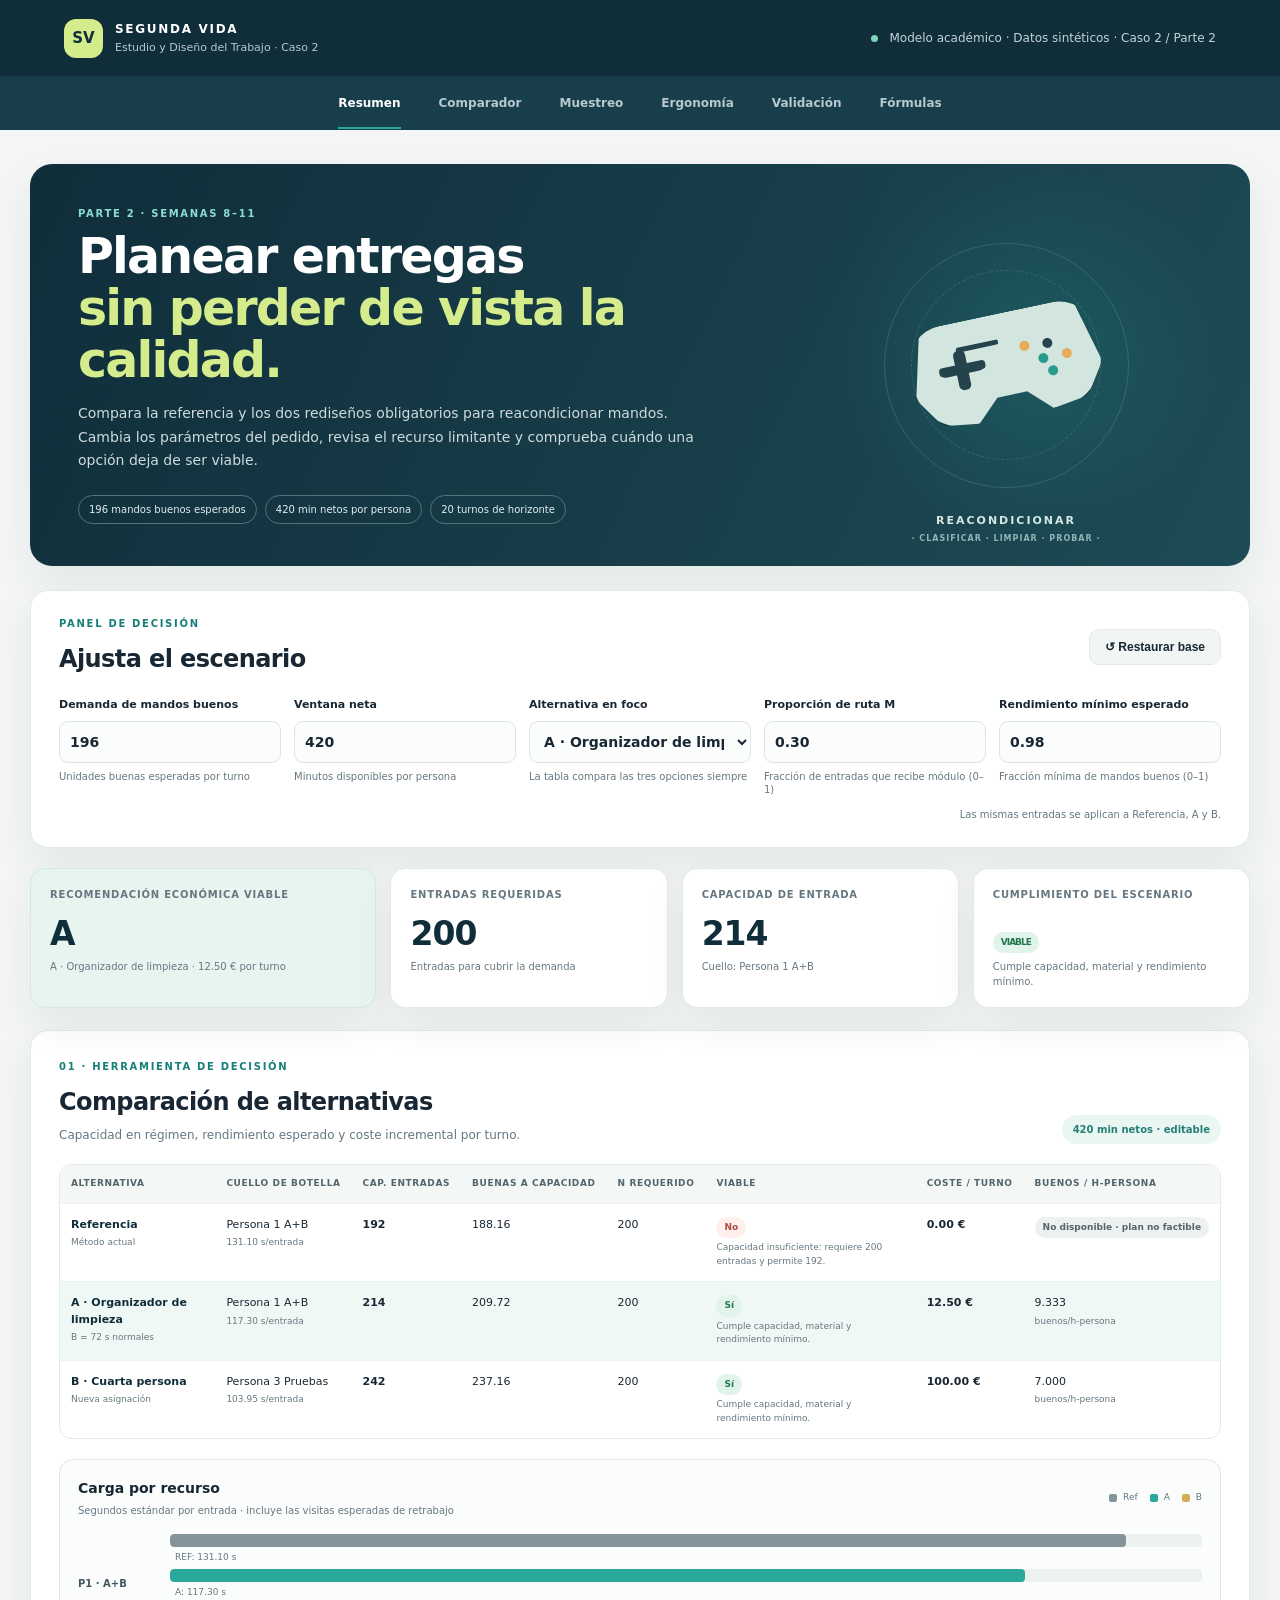
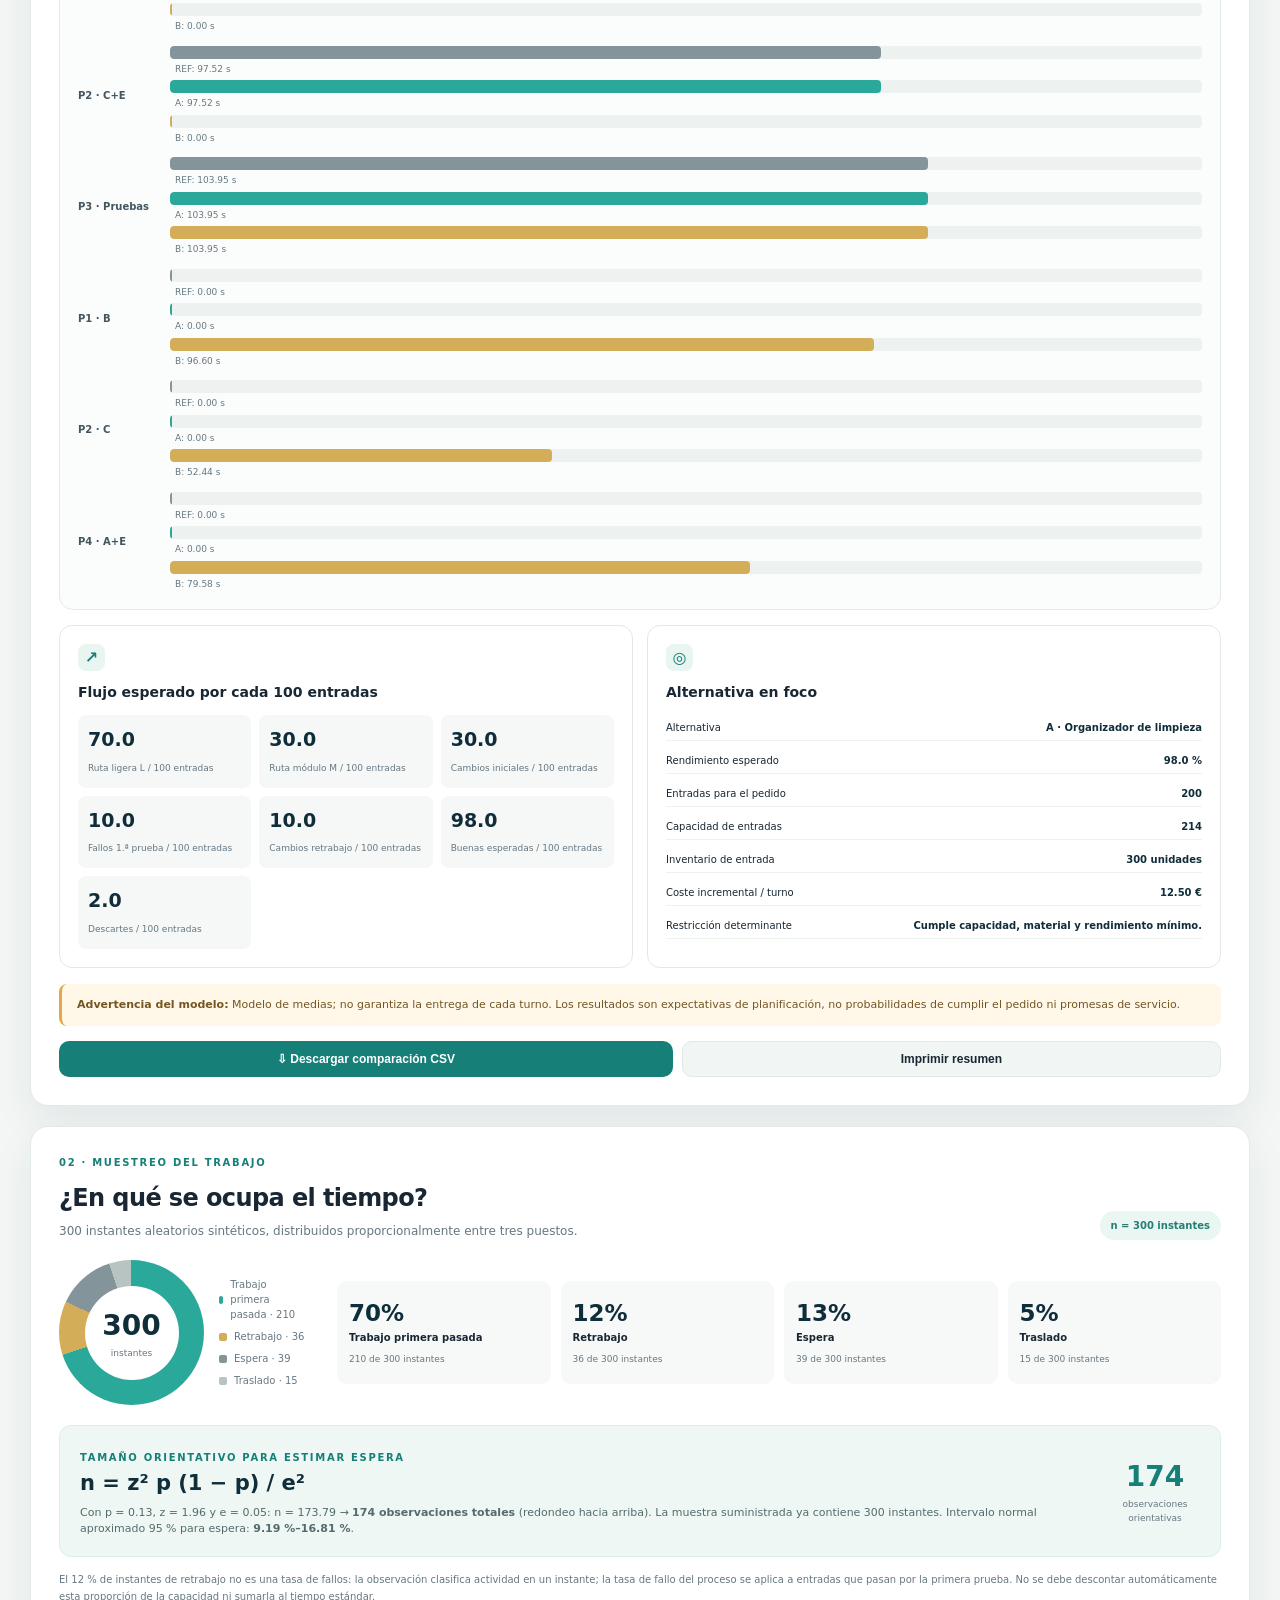
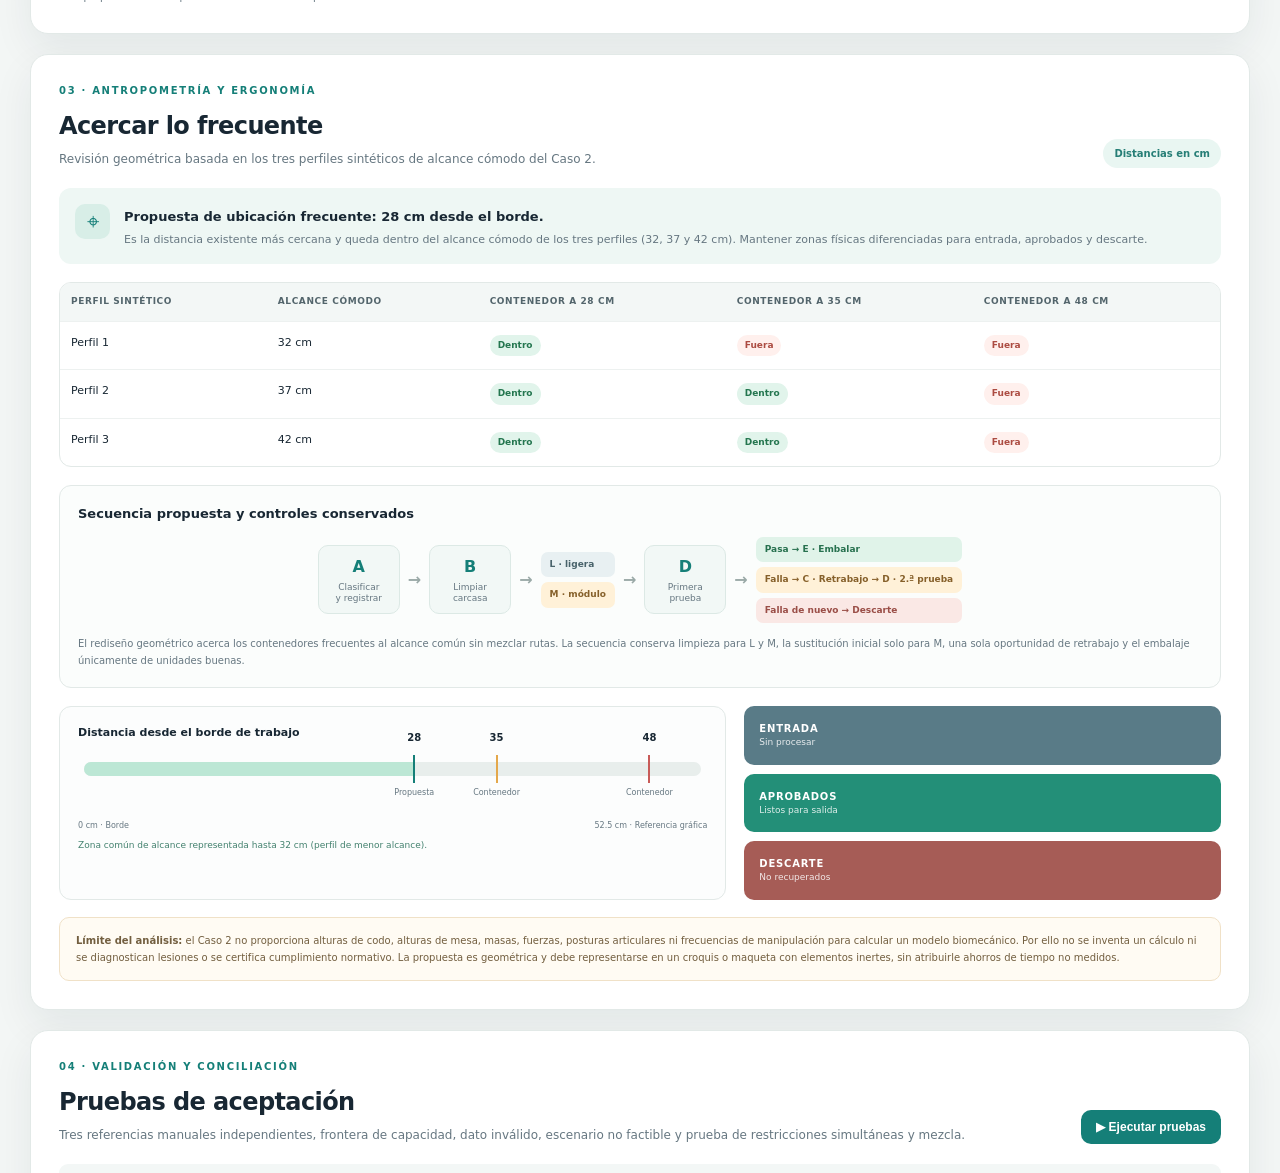
<file: index.html>
<!doctype html>
<html lang="es">
<head>
  <meta charset="utf-8">
  <meta name="viewport" content="width=device-width,initial-scale=1">
  <meta http-equiv="refresh" content="0; url=app/index.html">
  <title>Segunda Vida · Caso 2</title>
  <link rel="canonical" href="app/index.html">
</head>
<body>
  <p>Abriendo la <a href="app/index.html">aplicación de Segunda Vida · Caso 2</a>…</p>
</body>
</html>
</file>
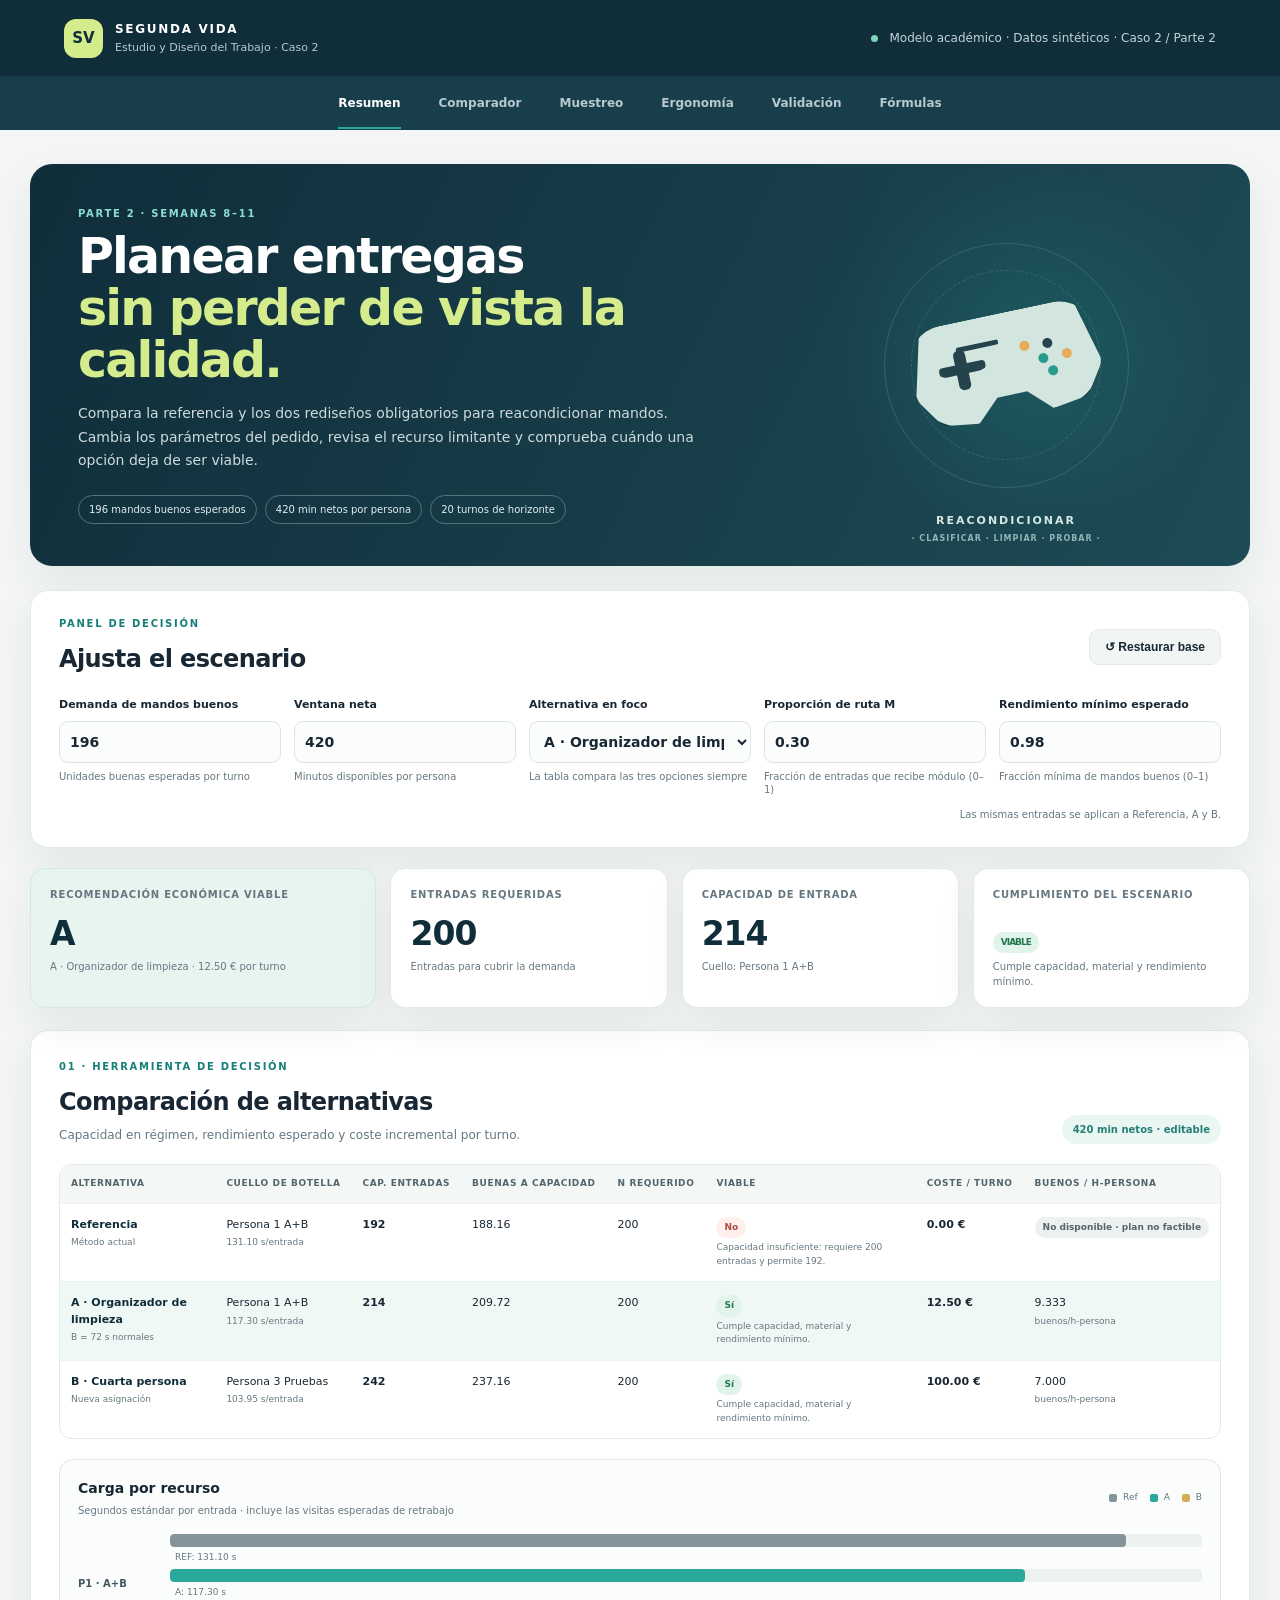
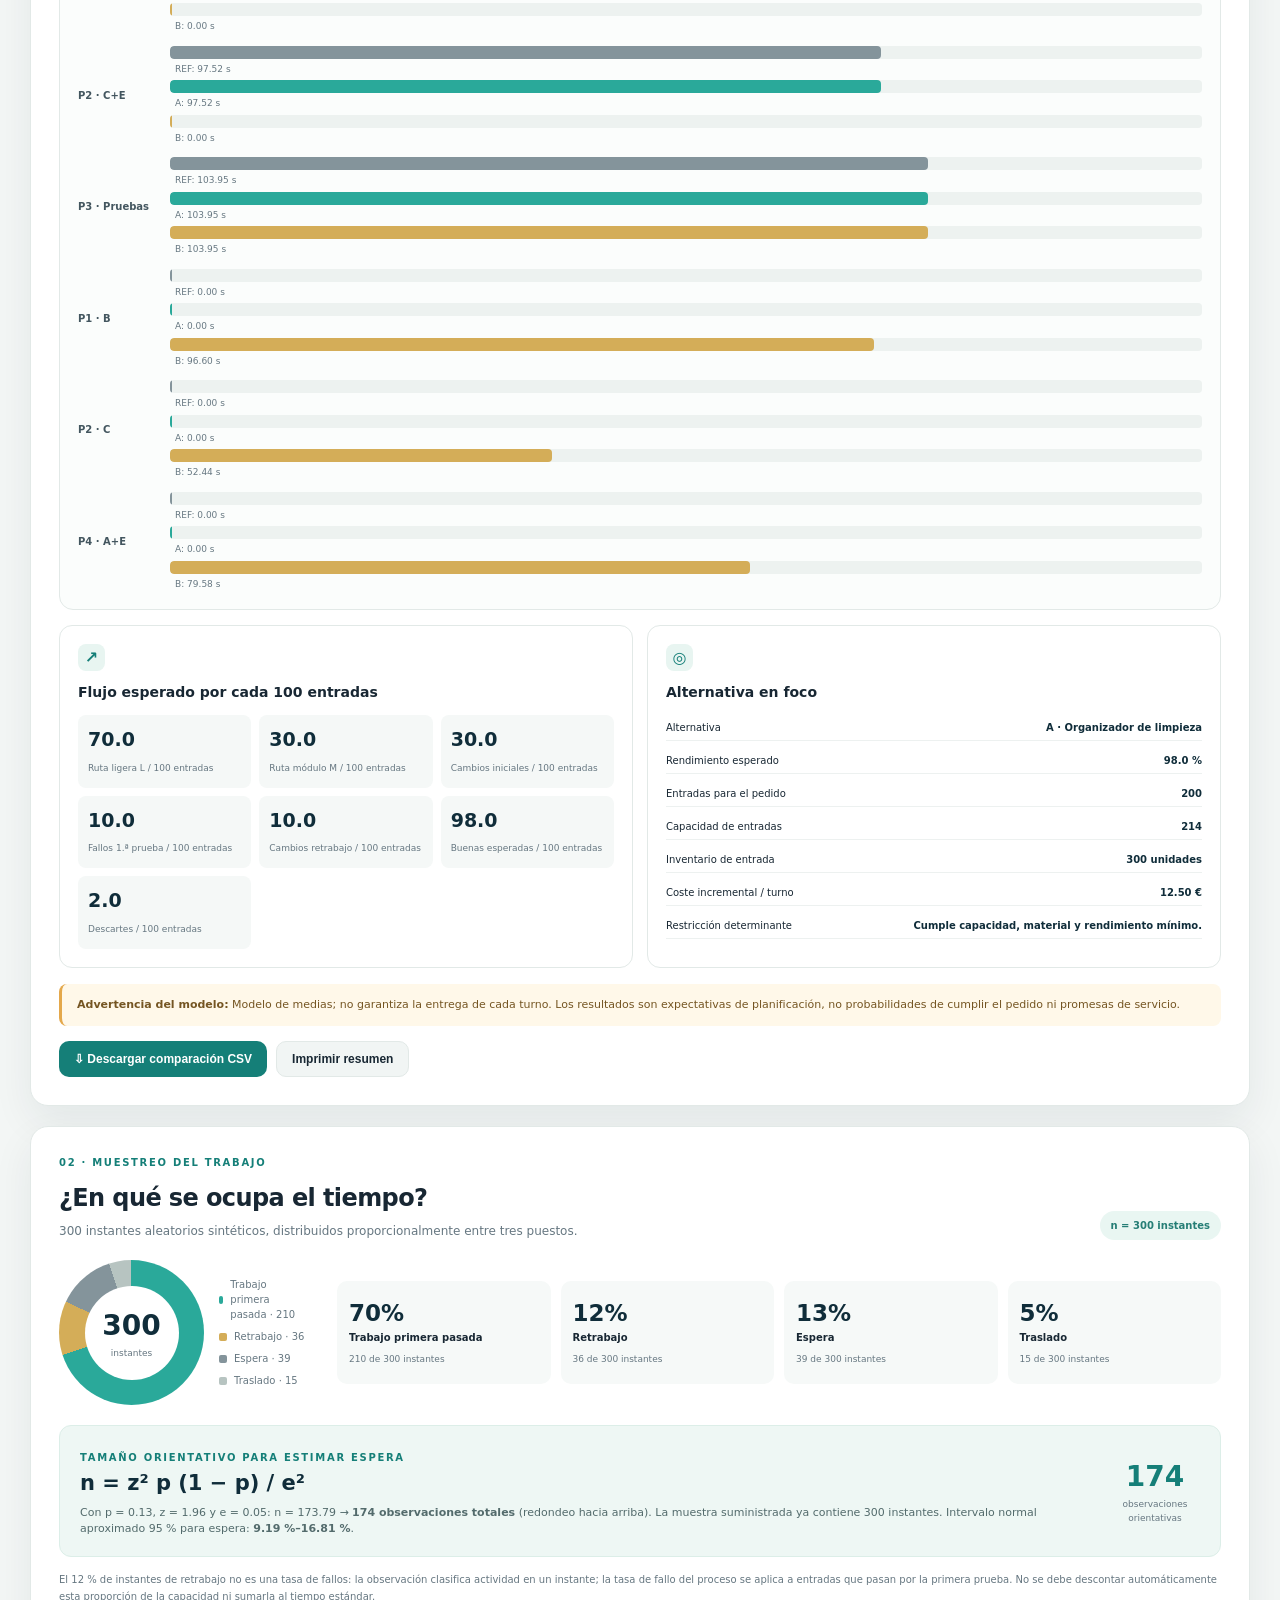
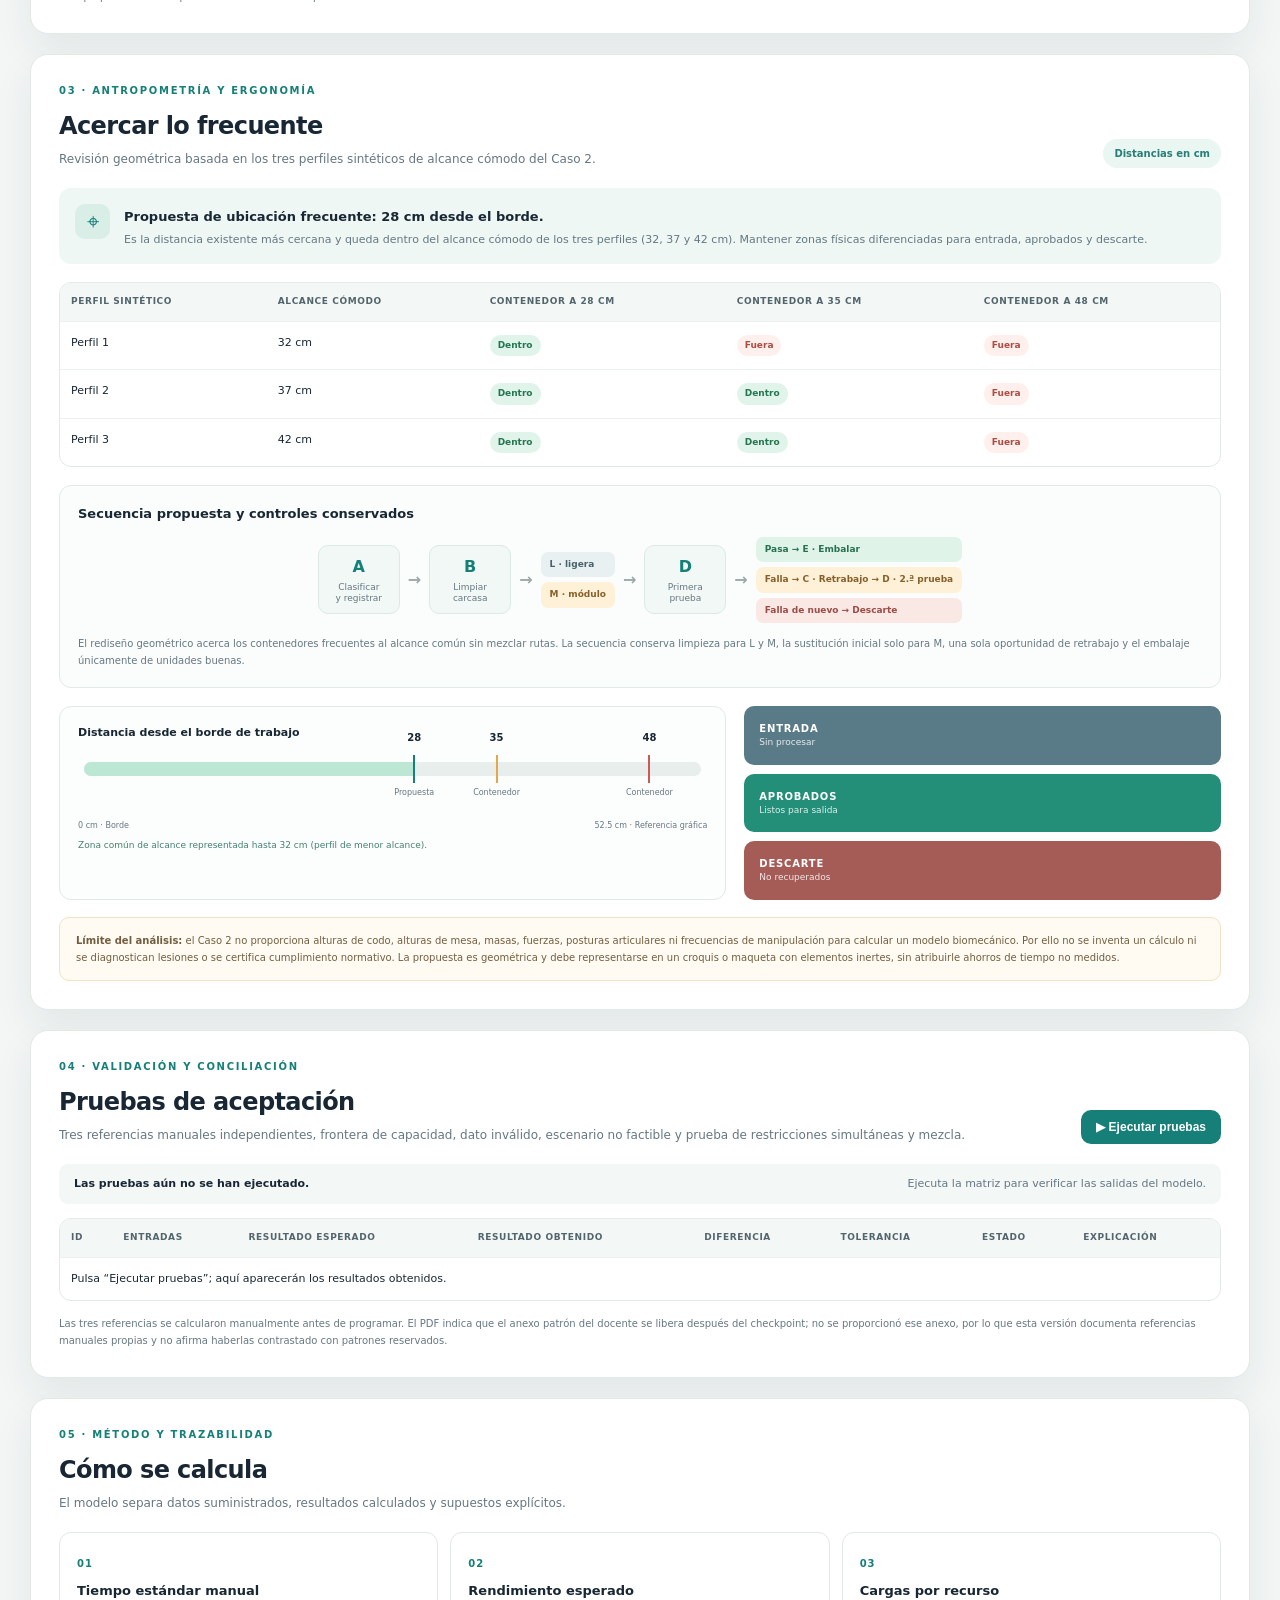
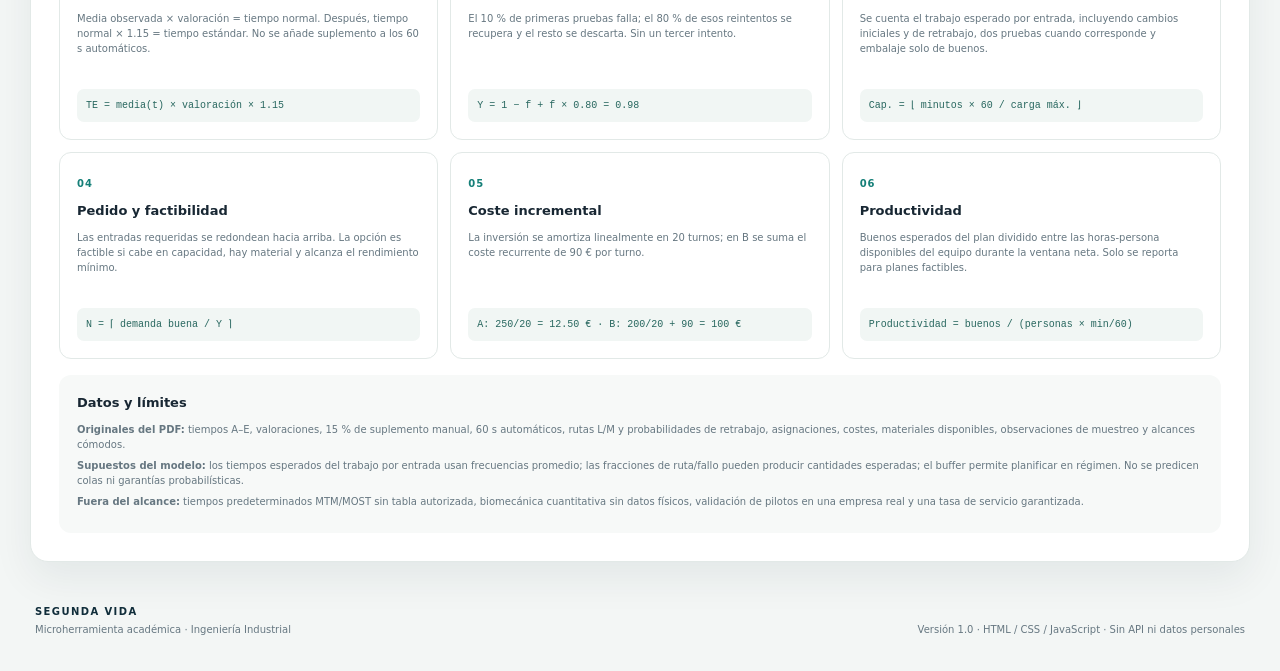
<file: app/index.html>
<!doctype html>
<html lang="es">
<head>
  <meta charset="utf-8">
  <meta name="viewport" content="width=device-width, initial-scale=1">
  <meta name="theme-color" content="#102d3a">
  <meta name="description" content="Microherramienta de análisis y decisión para el Caso 2 Segunda Vida, Parte 2 de Estudio y Diseño del Trabajo.">
  <title>Segunda Vida | Herramienta de decisión</title>
  <link rel="stylesheet" href="styles.css">
</head>
<body>
  <header class="topbar">
    <a class="brand" href="#inicio" aria-label="Segunda Vida, inicio">
      <span class="brand-mark">SV</span>
      <span><strong>SEGUNDA VIDA</strong><small>Estudio y Diseño del Trabajo · Caso 2</small></span>
    </a>
    <div class="top-meta"><span class="status-dot"></span> Modelo académico · Datos sintéticos · Caso 2 / Parte 2</div>
  </header>

  <nav class="nav" aria-label="Navegación principal">
    <a class="active" href="#inicio">Resumen</a>
    <a href="#comparador">Comparador</a>
    <a href="#muestreo">Muestreo</a>
    <a href="#ergonomia">Ergonomía</a>
    <a href="#validacion">Validación</a>
    <a href="#metodo">Fórmulas</a>
  </nav>

  <main class="shell">
    <section id="inicio" class="hero">
      <div class="hero-copy">
        <p class="eyebrow">PARTE 2 · SEMANAS 8–11</p>
        <h1>Planear entregas<br><em>sin perder de vista la calidad.</em></h1>
        <p class="hero-lede">Compara la referencia y los dos rediseños obligatorios para reacondicionar mandos. Cambia los parámetros del pedido, revisa el recurso limitante y comprueba cuándo una opción deja de ser viable.</p>
        <div class="hero-tags"><span>196 mandos buenos esperados</span><span id="minutesTag">420 min netos por persona</span><span>20 turnos de horizonte</span></div>
      </div>
      <div class="hero-art" aria-hidden="true">
        <div class="orbit orbit-one"></div><div class="orbit orbit-two"></div>
        <div class="controller"><span></span><b></b><i></i><strong></strong></div>
        <div class="art-label">REACONDICIONAR<br><small>· CLASIFICAR · LIMPIAR · PROBAR ·</small></div>
      </div>
    </section>

    <section class="decision-card" aria-labelledby="decision-title">
      <div class="section-heading compact">
        <div><p class="eyebrow">PANEL DE DECISIÓN</p><h2 id="decision-title">Ajusta el escenario</h2></div>
        <button id="resetBtn" class="button button-ghost" type="button">↺ Restaurar base</button>
      </div>
      <div class="inputs-grid">
        <label>Demanda de mandos buenos
          <input id="demand" type="number" min="0" step="1" value="196" inputmode="numeric">
          <small>Unidades buenas esperadas por turno</small>
        </label>
        <label>Ventana neta
          <input id="minutes" type="number" min="0.01" step="1" value="420" inputmode="decimal">
          <small>Minutos disponibles por persona</small>
        </label>
        <label>Alternativa en foco
          <select id="focus">
            <option value="REF">Referencia</option>
            <option value="A" selected>A · Organizador de limpieza</option>
            <option value="B">B · Cuarta persona y nueva asignación</option>
          </select>
          <small>La tabla compara las tres opciones siempre</small>
        </label>
        <label>Proporción de ruta M
          <input id="routeM" type="number" min="0" max="1" step="0.01" value="0.30" inputmode="decimal">
          <small>Fracción de entradas que recibe módulo (0–1)</small>
        </label>
        <label>Rendimiento mínimo esperado
          <input id="minYield" type="number" min="0" max="1" step="0.001" value="0.98" inputmode="decimal">
          <small>Fracción mínima de mandos buenos (0–1)</small>
        </label>
      </div>
      <div class="input-foot"><p id="inputError" class="error-message" role="alert" aria-live="polite"></p><span>Las mismas entradas se aplican a Referencia, A y B.</span></div>
    </section>

    <section class="kpi-grid" aria-label="Indicadores del escenario enfocado">
      <article class="kpi-card kpi-primary"><div class="kpi-label">Recomendación económica viable</div><div class="kpi-value" id="recommended">—</div><div class="kpi-note" id="recommendNote">Calculando alternativas…</div></article>
      <article class="kpi-card"><div class="kpi-label">Entradas requeridas</div><div class="kpi-value" id="kpiN">—</div><div class="kpi-note">Entradas para cubrir la demanda</div></article>
      <article class="kpi-card"><div class="kpi-label">Capacidad de entrada</div><div class="kpi-value" id="kpiCapacity">—</div><div class="kpi-note" id="kpiBottleneck">Cuello de botella: —</div></article>
      <article class="kpi-card"><div class="kpi-label">Cumplimiento del escenario</div><div class="kpi-value" id="kpiStatus">—</div><div class="kpi-note" id="kpiStatusNote">—</div></article>
    </section>

    <section id="comparador" class="panel section-block">
      <div class="section-heading">
        <div><p class="eyebrow">01 · HERRAMIENTA DE DECISIÓN</p><h2>Comparación de alternativas</h2><p class="section-subtitle">Capacidad en régimen, rendimiento esperado y coste incremental por turno.</p></div>
        <span class="unit-pill" id="minutesPill">420 min netos · editable</span>
      </div>
      <div class="table-wrap">
        <table id="comparisonTable">
          <thead><tr><th>Alternativa</th><th>Cuello de botella</th><th>Cap. entradas</th><th>Buenas a capacidad</th><th>N requerido</th><th>Viable</th><th>Coste / turno</th><th>Buenos / h-persona</th></tr></thead>
          <tbody id="comparisonBody"><tr><td colspan="8">Calculando…</td></tr></tbody>
        </table>
      </div>
      <div class="chart-card">
        <div class="chart-head"><div><h3>Carga por recurso</h3><p>Segundos estándar por entrada · incluye las visitas esperadas de retrabajo</p></div><span class="legend"><i class="legend-a"></i> Ref <i class="legend-b"></i> A <i class="legend-c"></i> B</span></div>
        <div id="loadChart" class="load-chart" role="img" aria-label="Gráfico de cargas estándar por recurso"></div>
      </div>
      <div class="detail-grid">
        <article class="detail-card"><span class="detail-icon">↗</span><h3>Flujo esperado por cada 100 entradas</h3><div id="flowBreakdown" class="flow-breakdown"></div></article>
        <article class="detail-card"><span class="detail-icon">◎</span><h3>Alternativa en foco</h3><div id="focusDetail"></div></article>
      </div>
      <p class="model-warning"><strong>Advertencia del modelo:</strong> Modelo de medias; no garantiza la entrega de cada turno. Los resultados son expectativas de planificación, no probabilidades de cumplir el pedido ni promesas de servicio.</p>
      <div class="toolbar"><button id="downloadCsv" class="button button-primary" type="button">⇩ Descargar comparación CSV</button><button id="printBtn" class="button button-ghost" type="button">Imprimir resumen</button></div>
    </section>

    <section id="muestreo" class="panel section-block">
      <div class="section-heading"><div><p class="eyebrow">02 · MUESTREO DEL TRABAJO</p><h2>¿En qué se ocupa el tiempo?</h2><p class="section-subtitle">300 instantes aleatorios sintéticos, distribuidos proporcionalmente entre tres puestos.</p></div><span class="unit-pill">n = 300 instantes</span></div>
      <div class="sampling-layout">
        <div class="sampling-chart-card"><div class="donut" id="samplingDonut"><div><strong>300</strong><small>instantes</small></div></div><div class="sampling-legend" id="samplingLegend"></div></div>
        <div class="sampling-stats" id="samplingStats"></div>
      </div>
      <div class="formula-inline"><div><span class="eyebrow">TAMAÑO ORIENTATIVO PARA ESTIMAR ESPERA</span><strong>n = z² p (1 − p) / e²</strong><p>Con p = 0.13, z = 1.96 y e = 0.05: n = 173.79 → <b>174 observaciones totales</b> (redondeo hacia arriba). La muestra suministrada ya contiene 300 instantes. Intervalo normal aproximado 95 % para espera: <b>9.19 %–16.81 %</b>.</p></div><div class="sample-number"><strong>174</strong><small>observaciones<br>orientativas</small></div></div>
      <p class="small-note">El 12 % de instantes de retrabajo no es una tasa de fallos: la observación clasifica actividad en un instante; la tasa de fallo del proceso se aplica a entradas que pasan por la primera prueba. No se debe descontar automáticamente esta proporción de la capacidad ni sumarla al tiempo estándar.</p>
    </section>

    <section id="ergonomia" class="panel section-block">
      <div class="section-heading"><div><p class="eyebrow">03 · ANTROPOMETRÍA Y ERGONOMÍA</p><h2>Acercar lo frecuente</h2><p class="section-subtitle">Revisión geométrica basada en los tres perfiles sintéticos de alcance cómodo del Caso 2.</p></div><span class="unit-pill">Distancias en cm</span></div>
      <div class="ergo-callout"><div class="ergo-icon">⌖</div><div><strong>Propuesta de ubicación frecuente: 28 cm desde el borde.</strong><p>Es la distancia existente más cercana y queda dentro del alcance cómodo de los tres perfiles (32, 37 y 42 cm). Mantener zonas físicas diferenciadas para entrada, aprobados y descarte.</p></div></div>
      <div class="table-wrap"><table><thead><tr><th>Perfil sintético</th><th>Alcance cómodo</th><th>Contenedor a 28 cm</th><th>Contenedor a 35 cm</th><th>Contenedor a 48 cm</th></tr></thead><tbody>
        <tr><td>Perfil 1</td><td>32 cm</td><td><span class="tag tag-good">Dentro</span></td><td><span class="tag tag-bad">Fuera</span></td><td><span class="tag tag-bad">Fuera</span></td></tr>
        <tr><td>Perfil 2</td><td>37 cm</td><td><span class="tag tag-good">Dentro</span></td><td><span class="tag tag-good">Dentro</span></td><td><span class="tag tag-bad">Fuera</span></td></tr>
        <tr><td>Perfil 3</td><td>42 cm</td><td><span class="tag tag-good">Dentro</span></td><td><span class="tag tag-good">Dentro</span></td><td><span class="tag tag-bad">Fuera</span></td></tr>
      </tbody></table></div>
      <div class="method-redesign">
        <h3>Secuencia propuesta y controles conservados</h3>
        <div class="process-flow">
          <div class="process-node"><b>A</b><span>Clasificar<br>y registrar</span></div><i>→</i>
          <div class="process-node"><b>B</b><span>Limpiar<br>carcasa</span></div><i>→</i>
          <div class="process-split"><div class="route-label">L · ligera</div><div class="route-label route-m">M · módulo</div></div><i>→</i>
          <div class="process-node"><b>D</b><span>Primera<br>prueba</span></div><i>→</i>
          <div class="process-out"><div class="route-label route-ok">Pasa → E · Embalar</div><div class="route-label route-fail">Falla → C · Retrabajo → D · 2.ª prueba</div><div class="route-label route-reject">Falla de nuevo → Descarte</div></div>
        </div>
        <p>El rediseño geométrico acerca los contenedores frecuentes al alcance común sin mezclar rutas. La secuencia conserva limpieza para L y M, la sustitución inicial solo para M, una sola oportunidad de retrabajo y el embalaje únicamente de unidades buenas.</p>
      </div>
      <div class="ergo-visual">
        <div class="reach-scale"><div class="scale-title">Distancia desde el borde de trabajo</div><div class="scale-line"><span class="reach-zone" style="width:53.33%"></span><span class="scale-mark mark-28"><b>28</b><small>Propuesta</small></span><span class="scale-mark mark-35"><b>35</b><small>Contenedor</small></span><span class="scale-mark mark-48"><b>48</b><small>Contenedor</small></span></div><div class="scale-labels"><span>0 cm · Borde</span><span>52.5 cm · Referencia gráfica</span></div><div class="scale-caption">Zona común de alcance representada hasta 32 cm (perfil de menor alcance).</div></div>
        <div class="bins"><div class="bin bin-in">ENTRADA<small>Sin procesar</small></div><div class="bin bin-ok">APROBADOS<small>Listos para salida</small></div><div class="bin bin-reject">DESCARTE<small>No recuperados</small></div></div>
      </div>
      <div class="limit-note"><b>Límite del análisis:</b> el Caso 2 no proporciona alturas de codo, alturas de mesa, masas, fuerzas, posturas articulares ni frecuencias de manipulación para calcular un modelo biomecánico. Por ello no se inventa un cálculo ni se diagnostican lesiones o se certifica cumplimiento normativo. La propuesta es geométrica y debe representarse en un croquis o maqueta con elementos inertes, sin atribuirle ahorros de tiempo no medidos.</div>
    </section>

    <section id="validacion" class="panel section-block">
      <div class="section-heading"><div><p class="eyebrow">04 · VALIDACIÓN Y CONCILIACIÓN</p><h2>Pruebas de aceptación</h2><p class="section-subtitle">Tres referencias manuales independientes, frontera de capacidad, dato inválido, escenario no factible y prueba de restricciones simultáneas y mezcla.</p></div><button id="runTests" class="button button-primary" type="button">▶ Ejecutar pruebas</button></div>
      <div class="test-summary" id="testSummary"><strong>Las pruebas aún no se han ejecutado.</strong><span>Ejecuta la matriz para verificar las salidas del modelo.</span></div>
      <div class="table-wrap"><table><thead><tr><th>ID</th><th>Entradas</th><th>Resultado esperado</th><th>Resultado obtenido</th><th>Diferencia</th><th>Tolerancia</th><th>Estado</th><th>Explicación</th></tr></thead><tbody id="testBody"><tr><td colspan="8">Pulsa “Ejecutar pruebas”; aquí aparecerán los resultados obtenidos.</td></tr></tbody></table></div>
      <p class="small-note">Las tres referencias se calcularon manualmente antes de programar. El PDF indica que el anexo patrón del docente se libera después del checkpoint; no se proporcionó ese anexo, por lo que esta versión documenta referencias manuales propias y no afirma haberlas contrastado con patrones reservados.</p>
    </section>

    <section id="metodo" class="panel section-block">
      <div class="section-heading"><div><p class="eyebrow">05 · MÉTODO Y TRAZABILIDAD</p><h2>Cómo se calcula</h2><p class="section-subtitle">El modelo separa datos suministrados, resultados calculados y supuestos explícitos.</p></div></div>
      <div class="method-grid">
        <article><span class="method-number">01</span><h3>Tiempo estándar manual</h3><p>Media observada × valoración = tiempo normal. Después, tiempo normal × 1.15 = tiempo estándar. No se añade suplemento a los 60 s automáticos.</p><code>TE = media(t) × valoración × 1.15</code></article>
        <article><span class="method-number">02</span><h3>Rendimiento esperado</h3><p>El 10 % de primeras pruebas falla; el 80 % de esos reintentos se recupera y el resto se descarta. Sin un tercer intento.</p><code>Y = 1 − f + f × 0.80 = 0.98</code></article>
        <article><span class="method-number">03</span><h3>Cargas por recurso</h3><p>Se cuenta el trabajo esperado por entrada, incluyendo cambios iniciales y de retrabajo, dos pruebas cuando corresponde y embalaje solo de buenos.</p><code>Cap. = ⌊ minutos × 60 / carga máx. ⌋</code></article>
        <article><span class="method-number">04</span><h3>Pedido y factibilidad</h3><p>Las entradas requeridas se redondean hacia arriba. La opción es factible si cabe en capacidad, hay material y alcanza el rendimiento mínimo.</p><code>N = ⌈ demanda buena / Y ⌉</code></article>
        <article><span class="method-number">05</span><h3>Coste incremental</h3><p>La inversión se amortiza linealmente en 20 turnos; en B se suma el coste recurrente de 90 € por turno.</p><code>A: 250/20 = 12.50 € · B: 200/20 + 90 = 100 €</code></article>
        <article><span class="method-number">06</span><h3>Productividad</h3><p>Buenos esperados del plan dividido entre las horas-persona disponibles del equipo durante la ventana neta. Solo se reporta para planes factibles.</p><code>Productividad = buenos / (personas × min/60)</code></article>
      </div>
      <div class="data-provenance"><h3>Datos y límites</h3><p><b>Originales del PDF:</b> tiempos A–E, valoraciones, 15 % de suplemento manual, 60 s automáticos, rutas L/M y probabilidades de retrabajo, asignaciones, costes, materiales disponibles, observaciones de muestreo y alcances cómodos.</p><p><b>Supuestos del modelo:</b> los tiempos esperados del trabajo por entrada usan frecuencias promedio; las fracciones de ruta/fallo pueden producir cantidades esperadas; el buffer permite planificar en régimen. No se predicen colas ni garantías probabilísticas.</p><p><b>Fuera del alcance:</b> tiempos predeterminados MTM/MOST sin tabla autorizada, biomecánica cuantitativa sin datos físicos, validación de pilotos en una empresa real y una tasa de servicio garantizada.</p></div>
    </section>

    <footer class="footer"><div><strong>SEGUNDA VIDA</strong><span>Microherramienta académica · Ingeniería Industrial</span></div><div>Versión 1.0 · HTML / CSS / JavaScript · Sin API ni datos personales</div></footer>
  </main>
  <script src="app.js" defer></script>
</body>
</html>
</file>
<file: app/styles.css>
:root{--ink:#182733;--muted:#667781;--paper:#f3f6f5;--card:#fff;--line:#e2e9e7;--navy:#102d3a;--navy2:#173e4a;--teal:#29a99a;--teal-dark:#157f78;--lime:#d4ec8b;--amber:#e4a84b;--red:#c85b58;--shadow:0 16px 40px rgba(16,45,58,.07);font-family:Inter,ui-sans-serif,system-ui,-apple-system,"Segoe UI",sans-serif;color:var(--ink)}*{box-sizing:border-box}html{scroll-behavior:smooth;scroll-padding-top:90px}body{margin:0;background:var(--paper);line-height:1.5}.topbar{height:76px;background:var(--navy);display:flex;align-items:center;justify-content:space-between;padding:0 clamp(18px,5vw,76px);color:#fff}.brand{display:flex;gap:12px;align-items:center;text-decoration:none;color:#fff}.brand-mark{width:39px;height:39px;border-radius:12px;background:var(--lime);color:var(--navy);display:grid;place-items:center;font-weight:900;font-size:15px}.brand strong{display:block;font-size:12px;letter-spacing:1.7px}.brand small{display:block;color:#b7c9ce;font-size:11px;margin-top:2px}.top-meta{font-size:12px;color:#c4d4d7}.status-dot{display:inline-block;width:7px;height:7px;border-radius:50%;background:#7bd5b7;margin-right:8px}.nav{height:54px;background:var(--navy2);display:flex;align-items:center;justify-content:center;gap:clamp(15px,3vw,38px);padding:0 12px;position:sticky;top:0;z-index:10;overflow-x:auto}.nav a{color:#b7c9ce;text-decoration:none;font-size:12px;font-weight:650;white-space:nowrap;padding:17px 0 15px;border-bottom:2px solid transparent}.nav a:hover,.nav a.active{color:#fff;border-color:var(--teal)}.shell{width:min(1220px,calc(100% - 36px));margin:0 auto}.hero{margin:34px 0 24px;min-height:290px;border-radius:22px;background:linear-gradient(115deg,#102d3a,#1d4b55);color:#fff;display:grid;grid-template-columns:1.2fr .8fr;overflow:hidden;box-shadow:var(--shadow)}.hero-copy{padding:42px 48px;position:relative;z-index:1}.eyebrow{font-size:10px;letter-spacing:1.7px;font-weight:850;color:var(--teal-dark);margin:0 0 10px}.hero .eyebrow{color:#8cddd0}.hero h1{font-size:clamp(31px,4.3vw,49px);line-height:1.06;letter-spacing:-1.8px;margin:0 0 15px;font-weight:780}.hero h1 em{font-style:normal;color:var(--lime)}.hero-lede{max-width:640px;font-size:14px;line-height:1.7;color:#cfdbdc;margin:0}.hero-tags{display:flex;gap:8px;flex-wrap:wrap;margin-top:22px}.hero-tags span{font-size:10px;border:1px solid #54747b;border-radius:100px;padding:6px 10px;color:#e2eeee}.hero-art{position:relative;display:grid;place-items:center;min-height:270px;background:radial-gradient(circle at 55% 46%,rgba(41,169,154,.2),transparent 57%)}.orbit{position:absolute;border:1px solid rgba(167,222,211,.18);border-radius:50%;width:245px;height:245px}.orbit-two{width:190px;height:190px;border-style:dashed}.controller{width:190px;height:104px;border-radius:38px 38px 48px 48px;background:#d3e5df;position:relative;transform:rotate(-12deg);box-shadow:0 18px 38px rgba(0,0,0,.2);clip-path:polygon(9% 0,91% 0,100% 65%,89% 95%,70% 100%,58% 79%,42% 79%,30% 100%,11% 95%,0 65%)}.controller:before,.controller:after{content:"";position:absolute;background:#24434b;border-radius:4px}.controller:before{width:47px;height:9px;left:28px;top:42px;box-shadow:19px -19px 0 -2px #24434b}.controller:after{width:10px;height:10px;right:45px;top:34px;border-radius:50%;box-shadow:17px 14px 0 #e6ad58,0 28px 0 #269b8e}.controller span{position:absolute;width:12px;height:40px;left:45px;top:28px;border-radius:5px;background:#24434b}.controller b{position:absolute;width:42px;height:8px;left:30px;top:44px;background:#24434b;border-radius:5px}.controller i{position:absolute;width:10px;height:10px;border-radius:50%;left:112px;top:32px;background:#e6ad58}.controller strong{position:absolute;width:10px;height:10px;border-radius:50%;left:128px;top:48px;background:#269b8e}.art-label{position:absolute;bottom:20px;text-align:center;color:#d5e7e3;font-weight:800;font-size:11px;letter-spacing:2px}.art-label small{font-size:8px;letter-spacing:1px;color:#91b4b4}.decision-card,.panel{background:var(--card);border:1px solid var(--line);border-radius:18px;box-shadow:var(--shadow)}.decision-card{padding:25px 28px;margin-bottom:20px}.section-heading{display:flex;justify-content:space-between;align-items:flex-end;gap:18px;margin-bottom:20px}.section-heading.compact{align-items:center}.section-heading h2{margin:0;font-size:24px;letter-spacing:-.6px}.section-subtitle{margin:6px 0 0;color:var(--muted);font-size:12px}.button{border:0;border-radius:10px;padding:10px 15px;font-size:12px;font-weight:750;cursor:pointer;transition:.18s}.button:hover{transform:translateY(-1px);filter:brightness(.97)}.button-primary{background:var(--teal-dark);color:white}.button-ghost{background:#f1f5f4;border:1px solid var(--line);color:var(--ink)}.inputs-grid{display:grid;grid-template-columns:repeat(5,minmax(0,1fr));gap:13px}.inputs-grid label{display:flex;flex-direction:column;gap:7px;font-weight:720;font-size:11px}.inputs-grid input,.inputs-grid select{width:100%;border:1px solid #dce5e2;background:#fbfcfc;border-radius:9px;padding:11px 10px;font-family:inherit;font-size:14px;font-weight:600;color:var(--ink);min-height:42px;outline:none}.inputs-grid input:focus,.inputs-grid select:focus{border-color:var(--teal);box-shadow:0 0 0 3px rgba(41,169,154,.12)}.inputs-grid small{font-size:10px;color:var(--muted);font-weight:450;line-height:1.35}.input-foot{display:flex;justify-content:space-between;gap:16px;align-items:center;margin-top:10px;color:var(--muted);font-size:10px}.error-message{margin:0;color:var(--red);font-size:11px;font-weight:700}.kpi-grid{display:grid;grid-template-columns:1.25fr repeat(3,1fr);gap:14px;margin:0 0 22px}.kpi-card{background:#fff;border:1px solid var(--line);border-radius:15px;padding:18px 19px;box-shadow:var(--shadow);min-width:0}.kpi-primary{background:#e7f4f0;border-color:#d2e9e3}.kpi-label{font-size:10px;letter-spacing:.8px;text-transform:uppercase;color:var(--muted);font-weight:800}.kpi-value{font-size:clamp(24px,3vw,33px);font-weight:850;letter-spacing:-1px;margin:7px 0 1px;color:var(--navy)}.kpi-note{font-size:10px;color:var(--muted)}.section-block{padding:28px;margin-bottom:20px}.unit-pill{font-size:10px;font-weight:750;color:#267e76;background:#e9f6f2;padding:7px 11px;border-radius:50px;white-space:nowrap}.table-wrap{overflow-x:auto;border:1px solid var(--line);border-radius:12px}table{border-collapse:collapse;width:100%;min-width:820px;font-size:11px}th{text-align:left;padding:12px 11px;background:#f3f7f6;color:#53656c;font-size:9px;letter-spacing:.6px;text-transform:uppercase;white-space:nowrap}td{padding:13px 11px;border-top:1px solid #edf1f0;vertical-align:top}tbody tr.focus-row{background:#f0f8f5}tbody tr:hover{background:#f8fbfa}.alt-name{font-weight:800;color:var(--navy)}.alt-sub{display:block;color:var(--muted);font-size:9px;font-weight:500;margin-top:3px}.tag{display:inline-flex;align-items:center;border-radius:30px;padding:4px 8px;font-size:9px;font-weight:800;white-space:nowrap}.tag-good{background:#e1f4eb;color:#24764f}.tag-bad{background:#fff0ed;color:#ac4c42}.tag-neutral{background:#eef1f2;color:#56656b}.chart-card{margin-top:20px;background:#fbfdfc;border:1px solid var(--line);border-radius:14px;padding:18px}.chart-head{display:flex;align-items:center;justify-content:space-between;gap:12px}.chart-head h3,.detail-card h3{margin:0;font-size:14px}.chart-head p{margin:4px 0 0;color:var(--muted);font-size:10px}.legend{font-size:9px;color:var(--muted);display:flex;align-items:center;gap:6px}.legend i{width:8px;height:8px;border-radius:2px;display:inline-block;margin-left:6px}.legend-a{background:#84949b}.legend-b{background:#2aa99a}.legend-c{background:#d4ad58}.load-chart{margin-top:16px;display:grid;gap:12px}.chart-row{display:grid;grid-template-columns:80px 1fr;gap:12px;align-items:center}.chart-row-label{font-size:10px;font-weight:800;color:#43565f}.bars{display:grid;gap:4px}.bar-line{height:13px;background:#edf2f0;border-radius:4px;position:relative;overflow:hidden}.bar-fill{height:100%;border-radius:4px;min-width:2px}.bar-ref{background:#84949b}.bar-a{background:#2aa99a}.bar-b{background:#d4ad58}.bar-value{font-size:9px;color:var(--muted);margin-left:5px}.detail-grid{display:grid;grid-template-columns:1fr 1fr;gap:14px;margin-top:15px}.detail-card{border:1px solid var(--line);border-radius:13px;padding:18px;background:#fff}.detail-icon{display:grid;place-items:center;width:27px;height:27px;background:#e8f5f1;color:var(--teal-dark);border-radius:8px;font-weight:900;margin-bottom:11px}.flow-breakdown{display:grid;grid-template-columns:repeat(3,1fr);gap:8px;margin-top:12px}.flow-item{padding:10px;background:#f5f8f7;border-radius:8px}.flow-item strong{display:block;font-size:19px;color:var(--navy)}.flow-item span{font-size:9px;color:var(--muted)}.focus-list{display:grid;gap:7px;margin-top:12px}.focus-line{display:flex;justify-content:space-between;gap:10px;border-bottom:1px solid #edf1f0;padding:5px 0;font-size:10px}.focus-line b{color:var(--navy)}.model-warning{margin:16px 0 0;padding:13px 15px;background:#fff8e9;border-left:3px solid var(--amber);border-radius:8px;color:#755522;font-size:11px}.toolbar{display:flex;gap:9px;margin-top:15px}.sampling-layout{display:grid;grid-template-columns:250px 1fr;gap:28px;align-items:center}.sampling-chart-card{display:flex;gap:15px;align-items:center}.donut{width:145px;height:145px;border-radius:50%;background:conic-gradient(#2aa99a 0 70%,#d4ad58 70% 82%,#84949b 82% 95%,#b7c4c1 95% 100%);display:grid;place-items:center;flex:none}.donut>div{background:#fff;border-radius:50%;width:94px;height:94px;display:flex;flex-direction:column;align-items:center;justify-content:center}.donut strong{font-size:28px;color:var(--navy)}.donut small{font-size:9px;color:var(--muted)}.sampling-legend{display:grid;gap:7px;font-size:10px;color:var(--muted)}.sampling-legend span{display:flex;align-items:center;gap:7px}.sampling-legend i{display:inline-block;width:8px;height:8px;border-radius:2px}.sampling-stats{display:grid;grid-template-columns:repeat(4,1fr);gap:10px}.sampling-stat{padding:15px 12px;background:#f6f9f8;border-radius:10px}.sampling-stat strong{font-size:23px;display:block;color:var(--navy)}.sampling-stat b{font-size:10px;display:block}.sampling-stat small{color:var(--muted);font-size:9px}.formula-inline{display:flex;justify-content:space-between;align-items:center;margin-top:20px;padding:18px 20px;background:#eef7f4;border:1px solid #dceee8;border-radius:12px;gap:20px}.formula-inline strong{font-size:21px;color:var(--navy);display:block}.formula-inline p{font-size:11px;color:#536b6c;margin:5px 0 0}.sample-number{width:90px;text-align:center;flex:none}.sample-number strong{font-size:28px;color:var(--teal-dark)}.sample-number small{display:block;color:var(--muted);font-size:9px}.small-note{font-size:10px;color:var(--muted);line-height:1.7;margin:14px 0 0}.ergo-callout{display:flex;gap:14px;align-items:flex-start;padding:16px;background:#eef7f4;border-radius:12px;margin-bottom:18px}.ergo-icon{display:grid;place-items:center;flex:none;width:35px;height:35px;background:#d8eee7;color:var(--teal-dark);border-radius:10px;font-size:22px}.ergo-callout strong{font-size:13px}.ergo-callout p{font-size:11px;color:var(--muted);margin:4px 0 0}.ergo-visual{margin-top:18px;display:grid;grid-template-columns:1.4fr 1fr;gap:18px}.reach-scale{padding:18px;border:1px solid var(--line);border-radius:12px;background:#fcfdfd}.scale-title{font-size:11px;font-weight:800;margin-bottom:20px}.scale-line{height:14px;background:#e8eeec;border-radius:20px;position:relative;margin:0 6px 44px}.reach-zone{position:absolute;height:100%;background:#bce7d5;border-radius:20px 0 0 20px}.scale-mark{position:absolute;top:-7px;width:2px;height:28px;background:var(--navy)}.scale-mark b{position:absolute;top:-25px;left:50%;transform:translateX(-50%);font-size:10px}.scale-mark small{position:absolute;top:32px;left:50%;transform:translateX(-50%);font-size:8px;color:var(--muted);white-space:nowrap}.mark-28{left:53.33%;background:var(--teal-dark)}.mark-35{left:66.67%;background:var(--amber)}.mark-48{left:91.43%;background:var(--red)}.scale-labels{display:flex;justify-content:space-between;font-size:8px;color:var(--muted)}.scale-caption{font-size:9px;color:#43816e;margin-top:7px}.bins{display:grid;grid-template-columns:1fr;gap:9px}.bin{padding:15px;border-radius:10px;color:#fff;font-size:10px;font-weight:850;letter-spacing:.8px}.bin small{display:block;font-size:9px;font-weight:500;letter-spacing:0;opacity:.85}.bin-in{background:#597b87}.bin-ok{background:#238f78}.bin-reject{background:#a65c56}.limit-note{margin-top:17px;padding:14px 16px;border:1px solid #f0e1c7;background:#fffbf3;border-radius:10px;font-size:10px;color:#725e3f;line-height:1.7}.test-summary{display:flex;justify-content:space-between;gap:12px;background:#f3f7f6;padding:12px 15px;border-radius:9px;margin-bottom:14px;font-size:11px}.test-summary span{color:var(--muted)}.test-state{font-weight:850}.test-pass{color:#24764f}.test-fail{color:#ac4c42}.method-grid{display:grid;grid-template-columns:repeat(3,1fr);gap:12px}.method-grid article{border:1px solid var(--line);border-radius:12px;padding:17px}.method-number{font-size:10px;font-weight:900;color:var(--teal-dark);letter-spacing:1px}.method-grid h3{font-size:13px;margin:7px 0}.method-grid p{font-size:10px;color:var(--muted);min-height:68px}.method-grid code{display:block;white-space:normal;background:#f1f6f4;padding:9px;border-radius:7px;font-size:10px;color:#28675f}.data-provenance{margin-top:16px;padding:18px;background:#f7f9f8;border-radius:12px}.data-provenance h3{margin:0 0 9px;font-size:13px}.data-provenance p{font-size:10px;color:var(--muted);margin:6px 0}.footer{padding:22px 5px 34px;display:flex;justify-content:space-between;gap:15px;color:var(--muted);font-size:10px}.footer strong{display:block;letter-spacing:1.4px;color:var(--navy);font-size:10px}.footer span{display:block;margin-top:3px}.footer>div:last-child{text-align:right;align-self:end}
@media(max-width:950px){.inputs-grid{grid-template-columns:repeat(3,1fr)}.kpi-grid{grid-template-columns:repeat(2,1fr)}.sampling-layout{grid-template-columns:1fr}.sampling-chart-card{justify-content:center}.sampling-stats{grid-template-columns:repeat(4,1fr)}.method-grid{grid-template-columns:repeat(2,1fr)}}
@media(max-width:640px){.topbar{height:66px;padding:0 16px}.top-meta{font-size:0}.top-meta .status-dot{margin:0}.nav{justify-content:flex-start;padding:0 16px;gap:21px}.shell{width:min(100% - 22px,1220px)}.hero{margin:18px 0 14px;min-height:0;grid-template-columns:1fr}.hero-copy{padding:29px 24px 24px}.hero h1{font-size:34px}.hero-lede{font-size:12px}.hero-art{min-height:190px}.orbit{width:170px;height:170px}.orbit-two{width:130px;height:130px}.controller{transform:scale(.75) rotate(-12deg)}.art-label{bottom:8px;font-size:9px}.decision-card,.section-block{padding:19px 15px;border-radius:14px}.section-heading{align-items:flex-start;flex-direction:column;gap:10px}.section-heading.compact{flex-direction:row;align-items:center}.section-heading h2{font-size:21px}.inputs-grid{grid-template-columns:1fr 1fr;gap:10px}.inputs-grid label{font-size:10px}.inputs-grid label:nth-child(3){grid-column:span 2}.input-foot{align-items:flex-start;flex-direction:column}.kpi-grid{gap:9px}.kpi-card{padding:14px}.kpi-label{font-size:8px}.kpi-value{font-size:25px}.kpi-note{font-size:9px}.detail-grid{grid-template-columns:1fr}.chart-head{align-items:flex-start;flex-direction:column}.sampling-chart-card{flex-direction:column}.sampling-stats{grid-template-columns:repeat(2,1fr)}.formula-inline{align-items:flex-start;padding:14px}.formula-inline strong{font-size:17px}.ergo-visual{grid-template-columns:1fr}.method-grid{grid-template-columns:1fr}.method-grid p{min-height:0}.test-summary{flex-direction:column}.footer{flex-direction:column}.footer>div:last-child{text-align:left;align-self:auto}.toolbar{flex-wrap:wrap}}
@media(max-width:390px){.inputs-grid{grid-template-columns:1fr}.inputs-grid label:nth-child(3){grid-column:auto}.section-heading.compact{align-items:flex-start}.kpi-value{font-size:22px}.sampling-stats{grid-template-columns:1fr 1fr}}
@media print{body{background:white}.topbar,.nav,.decision-card .button,.toolbar,.section-heading button{display:none!important}.shell{width:100%}.hero{margin:0 0 14px;box-shadow:none;break-inside:avoid}.panel,.kpi-card,.decision-card{box-shadow:none;break-inside:avoid}.section-block{page-break-inside:avoid}.table-wrap{overflow:visible}table{min-width:0;font-size:8px}th,td{padding:6px}.footer{padding-bottom:0}}

.method-redesign{margin:18px 0;padding:18px;border:1px solid var(--line);border-radius:12px;background:#fbfdfc}.method-redesign h3{font-size:13px;margin:0 0 13px}.process-flow{display:flex;align-items:center;justify-content:center;gap:8px;flex-wrap:wrap}.process-node{min-width:82px;min-height:69px;border:1px solid #dce9e5;border-radius:10px;background:#f2f8f6;display:flex;flex-direction:column;align-items:center;justify-content:center;gap:3px;text-align:center;padding:8px}.process-node b{font-size:16px;color:var(--teal-dark)}.process-node span{font-size:9px;color:var(--muted);line-height:1.3}.process-flow>i{font-style:normal;color:#9aa9a7;font-weight:800}.process-split,.process-out{display:grid;gap:5px}.route-label{padding:6px 9px;border-radius:7px;background:#e8f0f2;color:#49636b;font-size:9px;font-weight:750;white-space:nowrap}.route-m{background:#fff1d8;color:#86602a}.route-ok{background:#e0f3e9;color:#27714f}.route-fail{background:#fff1d8;color:#86602a}.route-reject{background:#fae8e5;color:#9a4e47}.method-redesign>p{font-size:10px;color:var(--muted);margin:13px 0 0;line-height:1.65}
@media(max-width:640px){.process-flow{justify-content:flex-start}.process-flow>i{font-size:12px}.process-node{min-width:70px}.route-label{white-space:normal}}
/* Ajustes de accesibilidad y lectura en pantallas pequeñas */
:focus-visible{outline:3px solid rgba(41,169,154,.5);outline-offset:2px}
.inputs-grid input[aria-invalid="true"],.inputs-grid select[aria-invalid="true"]{border-color:var(--red);background:#fff8f7}
@media(max-width:640px){
  .inputs-grid{grid-template-columns:1fr}
  .inputs-grid label:nth-child(3){grid-column:auto}
  .kpi-grid{grid-template-columns:repeat(2,minmax(0,1fr))}
  .flow-breakdown{grid-template-columns:repeat(2,minmax(0,1fr))}
  .toolbar .button{flex:1 1 100%;min-height:46px}
  .table-wrap{max-width:100%;overscroll-behavior-x:contain}
}
@media(max-width:360px){
  .shell{width:calc(100% - 16px)}
  .hero h1{font-size:29px;letter-spacing:-.8px}
  .kpi-grid{grid-template-columns:1fr}
  .formula-inline{flex-direction:column;align-items:stretch}
  .sample-number{width:auto;text-align:left}
}
@media(prefers-reduced-motion:reduce){html{scroll-behavior:auto}*,*:before,*:after{transition:none!important;animation:none!important}}
</file>
